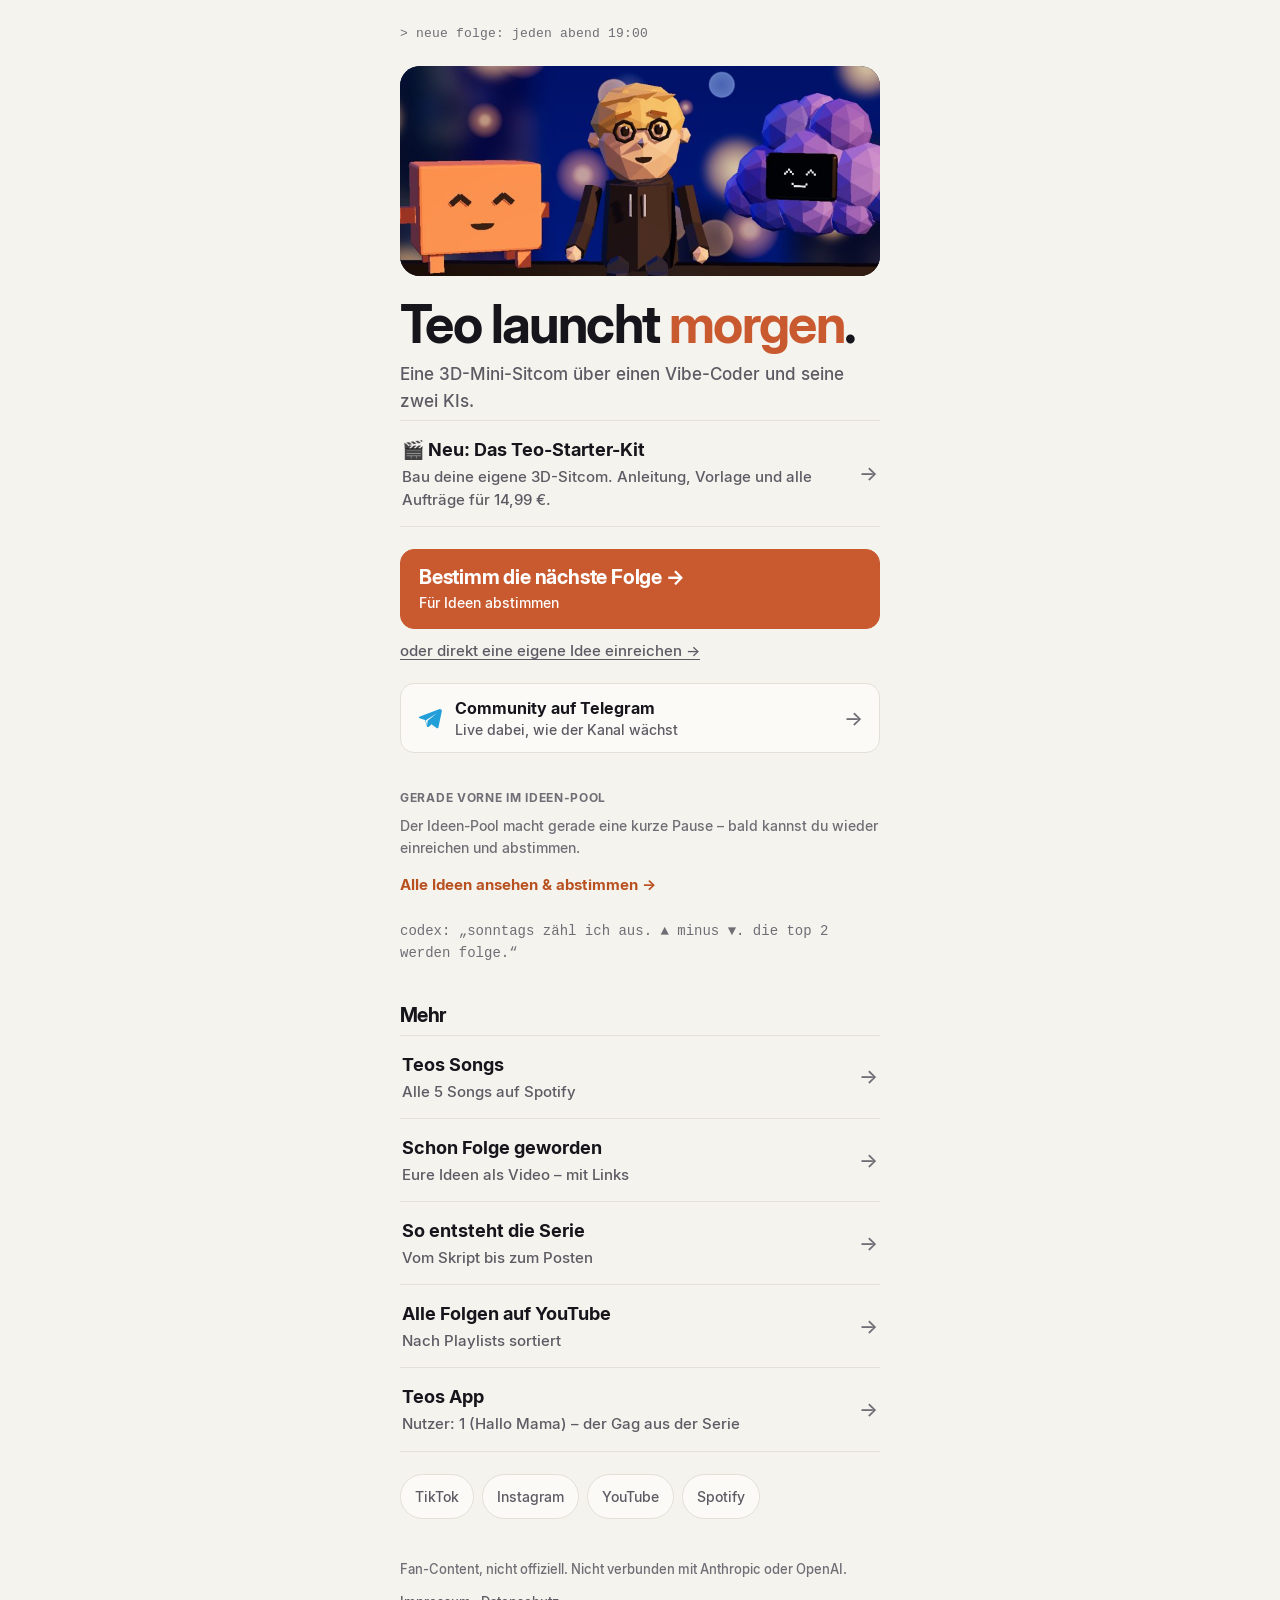
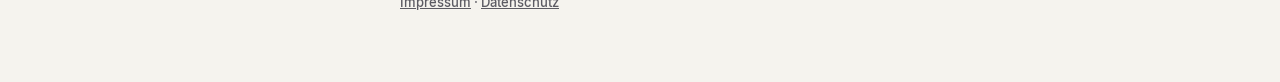
<file: index.html>
<!doctype html>
<html lang="de"><head><meta charset="utf-8"><meta name="viewport" content="width=device-width, initial-scale=1">
<title>Teo launcht morgen</title><meta name="description" content="Eine 3D-Mini-Sitcom über Vibe-Coder Teo und seine KIs – nur mit Code gebaut.">
<meta name="theme-color" content="#f5f3ee" media="(prefers-color-scheme: light)"><meta name="theme-color" content="#0f1015" media="(prefers-color-scheme: dark)">
<link rel="preload" href="schrift/InterDisplay-Bold.woff" as="font" type="font/woff" crossorigin><link rel="stylesheet" href="stil.css?v=202611281315">
<link rel="icon" href="bilder/trio.jpg"></head><body class="startseite"><main>

<p class="marke">&gt; neue folge: jeden abend 19:00</p>
<div class="bild"><img src="bilder/trio.jpg" alt="Teo mit Claude und Codex" width="720" height="720"></div>
<h1>Teo launcht <em>morgen</em>.</h1>
<p class="lead">Eine 3D-Mini-Sitcom über einen Vibe-Coder und seine zwei KIs.</p>
<ul class="liste kit"><li><a href="https://kanalbuilder.com/teo/?von=website" rel="noopener"><div><span class="t">🎬 Neu: Das Teo-Starter-Kit</span><span class="b">Bau deine eigene 3D-Sitcom. Anleitung, Vorlage und alle Aufträge für 14,99 €.</span></div><span class="x">→</span></a></li></ul>
<a class="knopf haupt-knopf" href="ideen.html?v=202611281315"><span class="hk-t">Bestimm die nächste Folge <span aria-hidden="true">→</span></span><span class="hk-u">Für Ideen abstimmen</span></a>
<a class="neben-link" href="ideen.html#neu">oder direkt eine eigene Idee einreichen <span aria-hidden="true">→</span></a>
<a class="zweit-knopf" href="https://t.me/teolauncht" rel="noopener"><svg class="tg-icon" viewBox="0 0 24 24" aria-hidden="true"><path fill="currentColor" d="M21.6 3.4 2.7 10.7c-1.3.5-1.3 1.3-.2 1.6l4.8 1.5 1.9 5.7c.2.6.4.9.9.9.4 0 .6-.2.9-.4l2.3-2.2 4.8 3.5c.9.5 1.5.2 1.7-.8l3.1-14.7c.3-1.3-.5-1.9-1.4-1.5ZM9.8 14.6l-.4 4.2-1.5-4.6 10.4-6.6-8.5 7Z"/></svg><span><span class="zk-t">Community auf Telegram</span><span class="zk-u">Live dabei, wie der Kanal wächst</span></span><span class="x" aria-hidden="true">→</span></a>
<section class="start-pool" aria-labelledby="pool-titel">
<p class="eyebrow" id="pool-titel">Gerade vorne im Ideen-Pool</p>
<ol class="ideen" id="ideen" data-max="3"><li class="klein">lädt …</li></ol>
<a class="mehr-link" id="alle-link" href="ideen.html?v=202611281315">Alle Ideen ansehen &amp; abstimmen <span aria-hidden="true">→</span></a>
<p class="mono figur-zeile">codex: „sonntags zähl ich aus. ▲ minus ▼. die top 2 werden folge.“</p>
<div id="ideen-cfg" data-api="https://api.teolauncht.com" data-sitekey="0x4AAAAAAFW2gpV-5xGyrXOz"></div>
</section>
<h2 class="mehr-titel">Mehr</h2>
<ul class="liste">
 <li><a href="musik.html?v=202611281315"><div><span class="t">Teos Songs</span><span class="b">Alle 5 Songs auf Spotify</span></div><span class="x">→</span></a></li>
 <li><a href="umgesetzt.html?v=202611281315"><div><span class="t">Schon Folge geworden</span><span class="b">Eure Ideen als Video – mit Links</span></div><span class="x">→</span></a></li>
 <li><a href="setup.html?v=202611281315"><div><span class="t">So entsteht die Serie</span><span class="b">Vom Skript bis zum Posten</span></div><span class="x">→</span></a></li>
 <li><a href="https://www.youtube.com/@teo.launcht/playlists" rel="noopener"><div><span class="t">Alle Folgen auf YouTube</span><span class="b">Nach Playlists sortiert</span></div><span class="x">→</span></a></li>
 <li><a href="app.html?v=202611281315"><div><span class="t">Teos App</span><span class="b">Nutzer: 1 (Hallo Mama) – der Gag aus der Serie</span></div><span class="x">→</span></a></li>
</ul>
<p class="sozial"><a href="https://www.tiktok.com/@teo.launcht" rel="noopener">TikTok</a><a href="https://www.instagram.com/vibecoder.teo/" rel="noopener">Instagram</a><a href="https://www.youtube.com/@teo.launcht" rel="noopener">YouTube</a><a href="https://open.spotify.com/artist/4gozforEhPTgw9y9hq4ERK" rel="noopener">Spotify</a></p>
<footer><p>Fan-Content, nicht offiziell. Nicht verbunden mit Anthropic oder OpenAI.</p>
<p><a href="impressum.html?v=202611281315">Impressum</a> · <a href="datenschutz.html?v=202611281315">Datenschutz</a></p></footer>
</main><script src="daten.js?v=202611281315"></script><script src="seite.js?v=202611281315"></script><script src="ideen.js?v=202611281315"></script></body></html>
</file>
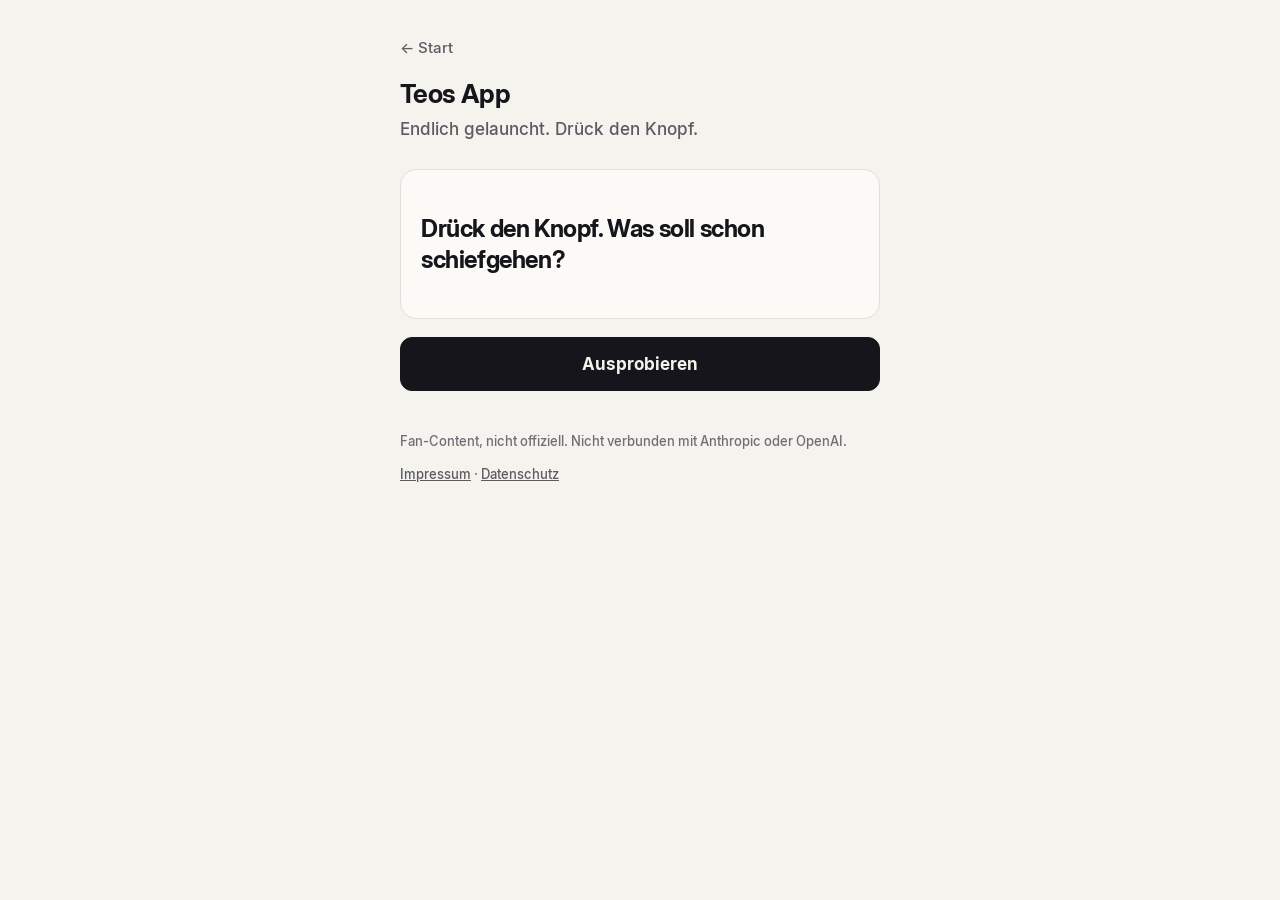
<file: app.html>
<!doctype html>
<html lang="de"><head><meta charset="utf-8"><meta name="viewport" content="width=device-width, initial-scale=1"><title>Teos App</title>
<link rel="stylesheet" href="stil.css?v=202611281315"><link rel="icon" href="bilder/trio.jpg">
<style>.box{margin:26px 0 18px;padding:26px 20px;border-radius:16px;background:var(--flaeche);border:1px solid var(--linie);min-height:150px;display:flex;flex-direction:column;justify-content:center}
.box .wer{font-weight:700;color:var(--akzent);font-size:14px;margin-bottom:6px}.box .text{font:700 24px/1.3 "Inter Display","Inter",sans-serif;letter-spacing:-.4px}
.box .text.mono{font-family:var(--mono);font-size:21px;text-transform:lowercase;color:var(--ink);font-weight:600}.fehler{font-family:var(--mono);color:#d4442a;font-weight:600}</style></head>
<body><main><a class="zurueck" href="./?v=202611281315">← Start</a>
<h2>Teos App</h2>
<div class="app" id="appsperre" hidden><h3>🔒 Noch nicht.</h3><p class="lead">Launch: Freitag, 23.10., 19:00 Uhr</p><p class="mono">codex: „geduld.“</p></div>
<div id="appinhalt"><p class="lead">Endlich gelauncht. Drück den Knopf.</p>
<div class="box" id="box"><div class="text">Drück den Knopf. Was soll schon schiefgehen?</div></div>
<div class="knoepfe"><button class="knopf" id="los" style="flex:1">Ausprobieren</button></div></div>
<footer><p>Fan-Content, nicht offiziell. Nicht verbunden mit Anthropic oder OpenAI.</p>
<p><a href="impressum.html?v=202611281315">Impressum</a> · <a href="datenschutz.html?v=202611281315">Datenschutz</a></p></footer>
</main><script src="launch.js?v=202611281315"></script><script>
const A = [["Teo", "Nur noch eine kleine Änderung."], ["codex", "bug gefunden: teo."], ["Claude", "Ich habe vorher noch eine LAUNCH_CHECKLISTE_v14.md angelegt!"], ["Teo", "Der Button muss noch runder."], ["codex", "build läuft. seit 3 tagen."], ["Claude", "Du hast völlig recht! Ich habe den Launch auf morgen verschoben."], ["Teo", "Dark Mode fehlt noch."], ["codex", "tests: 0 von 0 bestanden."], ["Claude", "Bevor wir launchen: Soll ich noch 40 Unit-Tests ergänzen?"], ["Teo", "Erst noch ein Logo. Dann launch ich."], ["codex", "merge-konflikt. mit der realität."], ["Claude", "Kontext ist voll. Kurze Zusammenfassung: Launch ist morgen."], ["Teo", "Ich guck vorher noch ein Tutorial. Oder zwölf."], ["codex", "deploy fehlgeschlagen. grund: montag."], ["Claude", "Großartige Idee! Lass uns vorher alles einmal komplett neu schreiben."], ["Teo", "Das WLAN ist zu langsam zum Launchen."], ["codex", ".env fehlt. wieder."], ["Claude", "Ich habe 3 Alternativen für das Wort „Launch“ recherchiert."], ["Teo", "Claude sagt, es ist fast fertig."], ["codex", "fast fertig = 10 %."], ["Claude", "Ich schreibe nur noch schnell die Doku. Alle 400 Seiten."]];
let mal = 0; const box = document.getElementById("box");
document.getElementById("los").addEventListener("click", () => {
  mal++;
  if (mal === 1) { box.innerHTML = '<div class="fehler">Error 500: Launch fehlgeschlagen.<br>Ursache: Teo.</div><p class="mono" style="margin:10px 0 0">codex: „hab’s gefixt. nochmal.“</p>'; return; }
  if (mal === 2) document.getElementById("los").textContent = "Ausrede generieren";
  const [wer, text] = A[Math.floor(Math.random() * A.length)];
  box.innerHTML = `<div class="wer">${wer}</div><div class="text ${wer === "codex" ? "mono" : ""}">${text}</div>`;
});
</script></body></html>
</file>
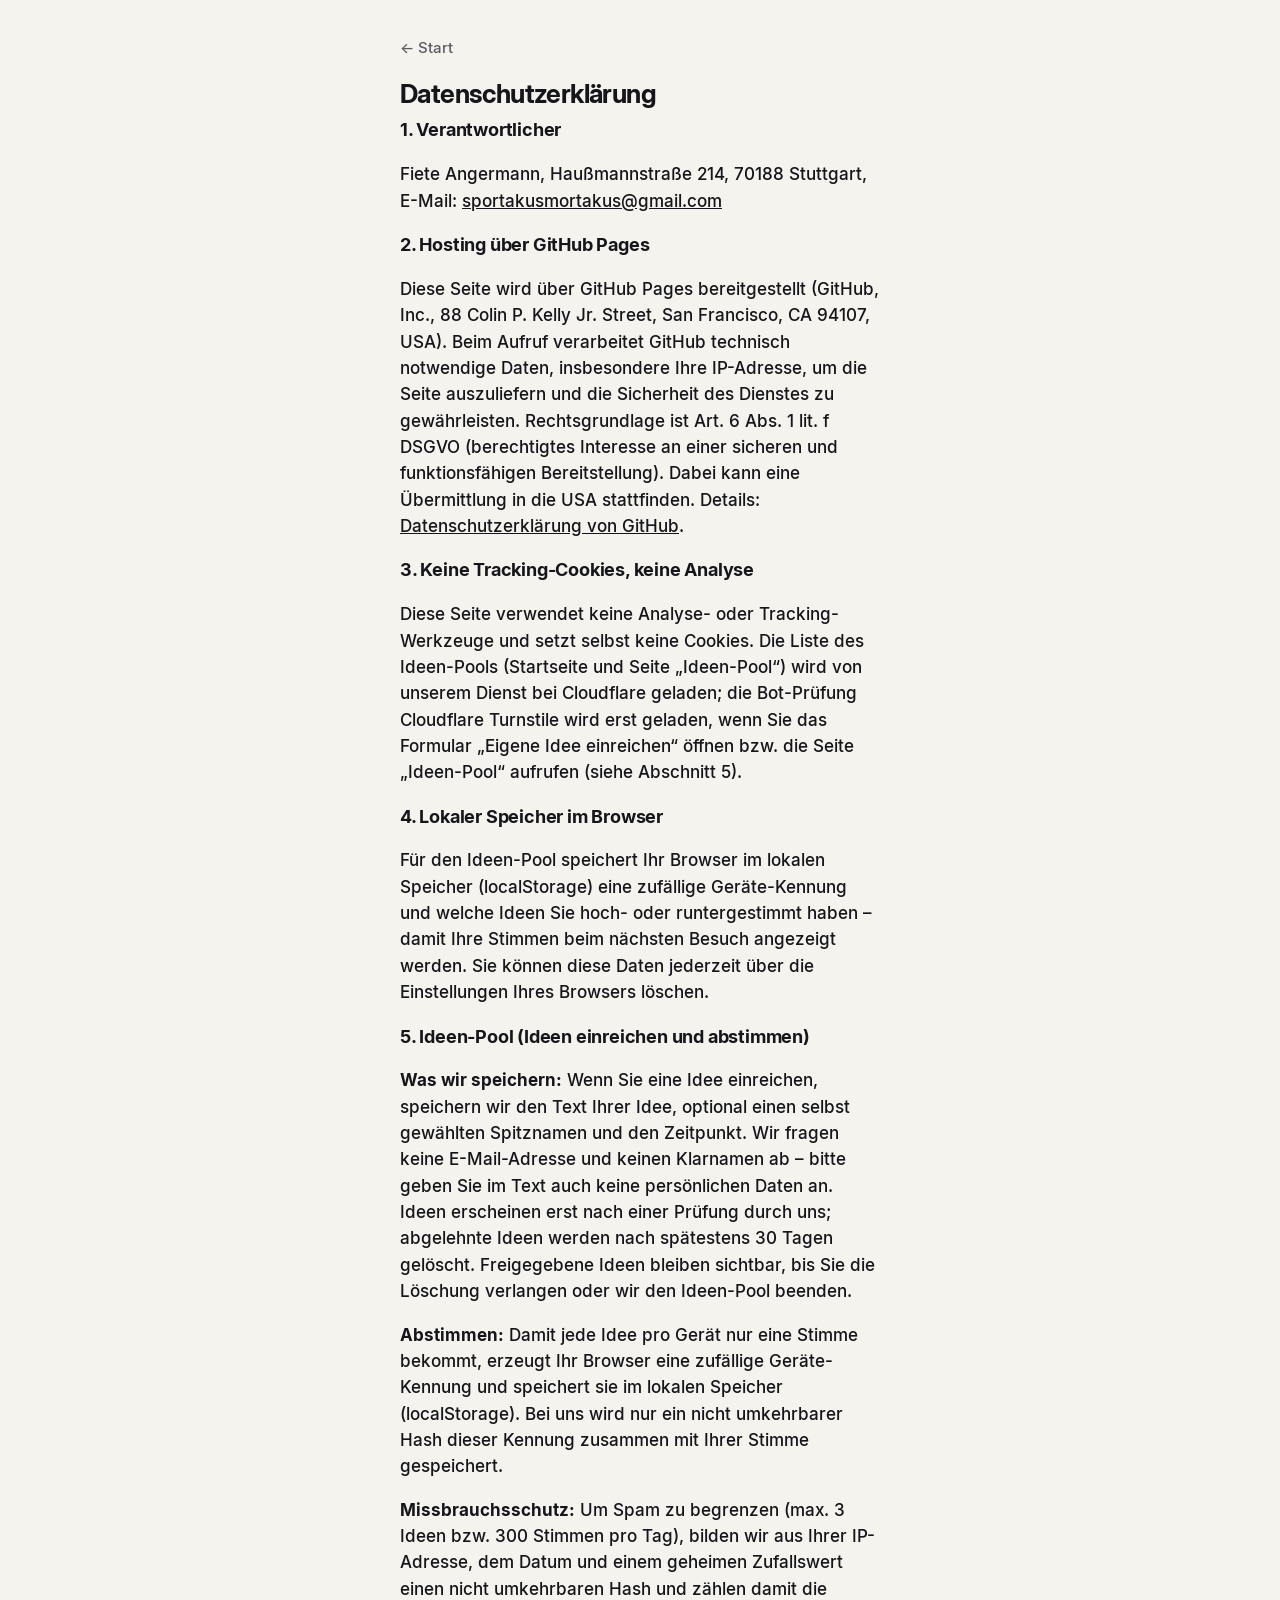
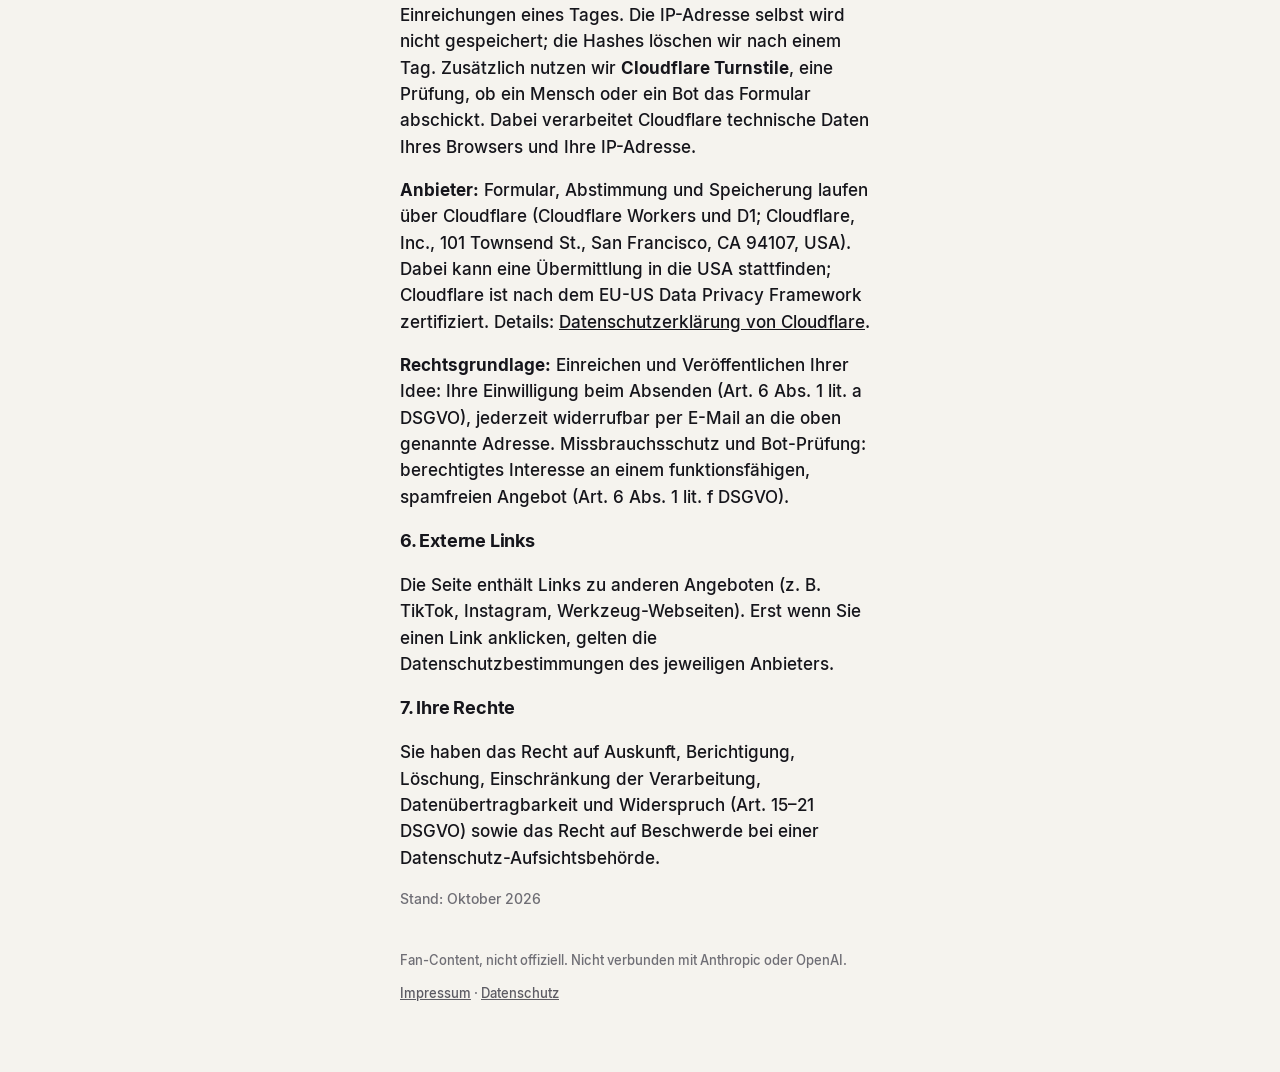
<file: datenschutz.html>
<!doctype html>
<html lang="de"><head><meta charset="utf-8"><meta name="viewport" content="width=device-width, initial-scale=1">
<title>Datenschutz – Teo launcht morgen</title><meta name="description" content="Eine 3D-Mini-Sitcom über Vibe-Coder Teo und seine KIs – nur mit Code gebaut.">
<meta name="theme-color" content="#f5f3ee" media="(prefers-color-scheme: light)"><meta name="theme-color" content="#0f1015" media="(prefers-color-scheme: dark)">
<link rel="preload" href="schrift/InterDisplay-Bold.woff" as="font" type="font/woff" crossorigin><link rel="stylesheet" href="stil.css?v=202611281315">
<link rel="icon" href="bilder/trio.jpg"></head><body><main>
<a class="zurueck" href="./?v=202611281315">← Start</a>
<h2>Datenschutzerklärung</h2>
<h3>1. Verantwortlicher</h3>
<p>Fiete Angermann, Haußmannstraße 214, 70188 Stuttgart, E-Mail: <a href="mailto:sportakusmortakus@gmail.com">sportakusmortakus@gmail.com</a></p>
<h3>2. Hosting über GitHub Pages</h3>
<p>Diese Seite wird über GitHub Pages bereitgestellt (GitHub, Inc., 88 Colin P. Kelly Jr. Street, San Francisco, CA 94107, USA).
Beim Aufruf verarbeitet GitHub technisch notwendige Daten, insbesondere Ihre IP-Adresse, um die Seite auszuliefern und die Sicherheit
des Dienstes zu gewährleisten. Rechtsgrundlage ist Art. 6 Abs. 1 lit. f DSGVO (berechtigtes Interesse an einer sicheren und
funktionsfähigen Bereitstellung). Dabei kann eine Übermittlung in die USA stattfinden. Details:
<a href="https://docs.github.com/de/site-policy/privacy-policies/github-general-privacy-statement" rel="noopener">Datenschutzerklärung von GitHub</a>.</p>
<h3>3. Keine Tracking-Cookies, keine Analyse</h3>
<p>Diese Seite verwendet keine Analyse- oder Tracking-Werkzeuge und setzt selbst keine Cookies. Die Liste des Ideen-Pools
(Startseite und Seite „Ideen-Pool“) wird von unserem Dienst bei Cloudflare geladen; die Bot-Prüfung Cloudflare Turnstile wird erst geladen,
wenn Sie das Formular „Eigene Idee einreichen“ öffnen bzw. die Seite „Ideen-Pool“ aufrufen (siehe Abschnitt 5).</p>
<h3>4. Lokaler Speicher im Browser</h3>
<p>Für den Ideen-Pool speichert Ihr Browser im lokalen Speicher (localStorage) eine zufällige Geräte-Kennung und welche Ideen Sie hoch- oder runtergestimmt haben – damit Ihre Stimmen beim nächsten Besuch angezeigt werden. Sie können diese Daten jederzeit über die Einstellungen Ihres Browsers löschen.</p>
<h3>5. Ideen-Pool (Ideen einreichen und abstimmen)</h3>
<p><b>Was wir speichern:</b> Wenn Sie eine Idee einreichen, speichern wir den Text Ihrer Idee, optional einen selbst gewählten
Spitznamen und den Zeitpunkt. Wir fragen keine E-Mail-Adresse und keinen Klarnamen ab – bitte geben Sie im Text auch keine
persönlichen Daten an. Ideen erscheinen erst nach einer Prüfung durch uns; abgelehnte Ideen werden nach spätestens 30 Tagen gelöscht.
Freigegebene Ideen bleiben sichtbar, bis Sie die Löschung verlangen oder wir den Ideen-Pool beenden.</p>
<p><b>Abstimmen:</b> Damit jede Idee pro Gerät nur eine Stimme bekommt, erzeugt Ihr Browser eine zufällige Geräte-Kennung und speichert
sie im lokalen Speicher (localStorage). Bei uns wird nur ein nicht umkehrbarer Hash dieser Kennung zusammen mit Ihrer Stimme gespeichert.</p>
<p><b>Missbrauchsschutz:</b> Um Spam zu begrenzen (max. 3 Ideen bzw. 300 Stimmen pro Tag), bilden wir aus Ihrer IP-Adresse, dem Datum
und einem geheimen Zufallswert einen nicht umkehrbaren Hash und zählen damit die Einreichungen eines Tages. Die IP-Adresse selbst wird
nicht gespeichert; die Hashes löschen wir nach einem Tag. Zusätzlich nutzen wir <b>Cloudflare Turnstile</b>, eine Prüfung, ob ein
Mensch oder ein Bot das Formular abschickt. Dabei verarbeitet Cloudflare technische Daten Ihres Browsers und Ihre IP-Adresse.</p>
<p><b>Anbieter:</b> Formular, Abstimmung und Speicherung laufen über Cloudflare (Cloudflare Workers und D1; Cloudflare, Inc.,
101 Townsend St., San Francisco, CA 94107, USA). Dabei kann eine Übermittlung in die USA stattfinden; Cloudflare ist nach dem
EU-US Data Privacy Framework zertifiziert. Details: <a href="https://www.cloudflare.com/de-de/privacypolicy/" rel="noopener">Datenschutzerklärung von Cloudflare</a>.</p>
<p><b>Rechtsgrundlage:</b> Einreichen und Veröffentlichen Ihrer Idee: Ihre Einwilligung beim Absenden (Art. 6 Abs. 1 lit. a DSGVO),
jederzeit widerrufbar per E-Mail an die oben genannte Adresse. Missbrauchsschutz und Bot-Prüfung: berechtigtes Interesse an einem
funktionsfähigen, spamfreien Angebot (Art. 6 Abs. 1 lit. f DSGVO).</p>
<h3>6. Externe Links</h3>
<p>Die Seite enthält Links zu anderen Angeboten (z. B. TikTok, Instagram, Werkzeug-Webseiten). Erst wenn Sie einen Link anklicken,
gelten die Datenschutzbestimmungen des jeweiligen Anbieters.</p>
<h3>7. Ihre Rechte</h3>
<p>Sie haben das Recht auf Auskunft, Berichtigung, Löschung, Einschränkung der Verarbeitung, Datenübertragbarkeit und Widerspruch
(Art. 15–21 DSGVO) sowie das Recht auf Beschwerde bei einer Datenschutz-Aufsichtsbehörde.</p>
<p class="klein">Stand: Oktober 2026</p>

<footer><p>Fan-Content, nicht offiziell. Nicht verbunden mit Anthropic oder OpenAI.</p>
<p><a href="impressum.html?v=202611281315">Impressum</a> · <a href="datenschutz.html?v=202611281315">Datenschutz</a></p></footer>
</main><script src="daten.js?v=202611281315"></script><script src="seite.js?v=202611281315"></script></body></html>
</file>
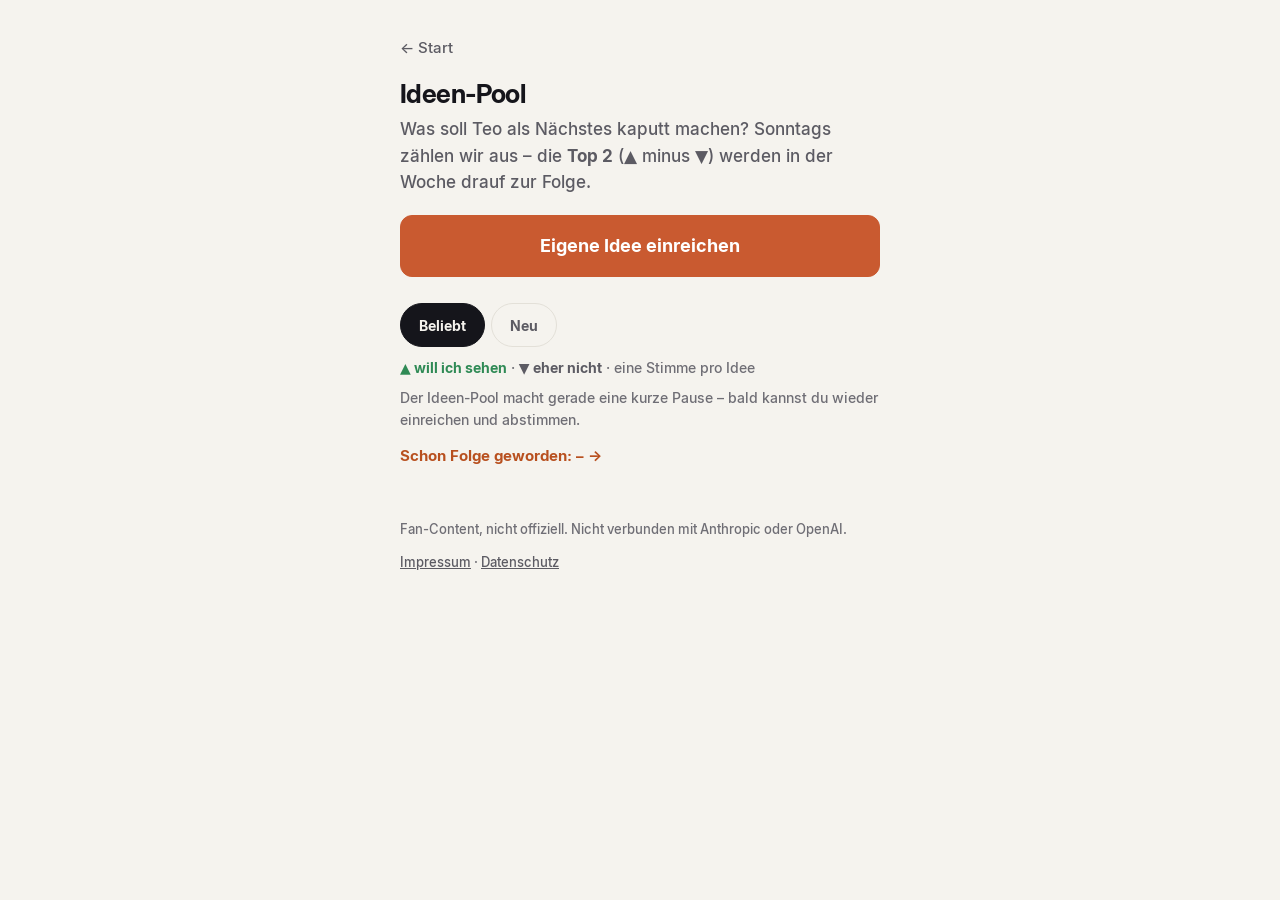
<file: ideen.html>
<!doctype html>
<html lang="de"><head><meta charset="utf-8"><meta name="viewport" content="width=device-width, initial-scale=1">
<title>Ideen-Pool – Teo launcht morgen</title><meta name="description" content="Eine 3D-Mini-Sitcom über Vibe-Coder Teo und seine KIs – nur mit Code gebaut.">
<meta name="theme-color" content="#f5f3ee" media="(prefers-color-scheme: light)"><meta name="theme-color" content="#0f1015" media="(prefers-color-scheme: dark)">
<link rel="preload" href="schrift/InterDisplay-Bold.woff" as="font" type="font/woff" crossorigin><link rel="stylesheet" href="stil.css?v=202611281315">
<link rel="icon" href="bilder/trio.jpg"></head><body><main>
<a class="zurueck" href="./?v=202611281315">← Start</a>
<h2>Ideen-Pool</h2>
<p class="lead">Was soll Teo als Nächstes kaputt machen? Sonntags zählen wir aus – die <b>Top&nbsp;2</b> (▲&nbsp;minus&nbsp;▼) werden in der Woche drauf zur Folge.</p>
<a class="knopf gross-knopf" id="ideeauf" href="#ideeform">Eigene Idee einreichen</a>
<form id="ideeform" class="ideeform" hidden>
 <textarea id="ideetext" maxlength="280" rows="3" required placeholder="Deine Idee, z. B. „Teo lässt Claude seine Steuererklärung machen“" aria-label="Deine Idee"></textarea>
 <div class="zeile"><input id="ideename" maxlength="30" placeholder="Spitzname (optional)" aria-label="Spitzname (optional)"><span class="klein" id="zaehler">0 / 280</span></div>
 <input id="website" name="website" class="topf" tabindex="-1" autocomplete="off" aria-hidden="true">
 <div class="cf-turnstile" data-sitekey="0x4AAAAAAFW2gpV-5xGyrXOz" data-language="de" data-size="flexible" data-theme="auto"></div>
 <button class="knopf">Idee einreichen</button>
 <p class="meldung" id="ideemeldung" role="status"></p>
 <p class="klein">Keine Links, keine Beleidigungen. Wir schauen jede Idee kurz an – meist ist sie nach ein paar Stunden sichtbar. Mit dem Absenden erlaubst du uns, deine Idee
 (und deinen Spitznamen, falls angegeben) hier zu zeigen und als Video umzusetzen. <a href="datenschutz.html?v=202611281315">Datenschutz</a></p>
</form>
<div class="reiter"><button type="button" class="an" data-sort="beliebt">Beliebt</button><button type="button" data-sort="neu">Neu</button></div>
<p class="klein stimm-hinweis"><b class="gut">▲ will ich sehen</b> · <b>▼ eher nicht</b> · eine&nbsp;Stimme&nbsp;pro&nbsp;Idee</p>
<ol class="ideen" id="ideen" data-erst="8"><li class="klein">lädt …</li></ol>
<button type="button" class="mehr-knopf" id="alle-zeigen" hidden>Alle Ideen anzeigen</button>
<div id="ideen-cfg" data-api="https://api.teolauncht.com" data-sitekey="0x4AAAAAAFW2gpV-5xGyrXOz"></div>
<a class="mehr-link" href="umgesetzt.html?v=202611281315">Schon Folge geworden: <b id="gebaut-zahl">–</b> <span aria-hidden="true">→</span></a>
<footer><p>Fan-Content, nicht offiziell. Nicht verbunden mit Anthropic oder OpenAI.</p>
<p><a href="impressum.html?v=202611281315">Impressum</a> · <a href="datenschutz.html?v=202611281315">Datenschutz</a></p></footer>
</main><script src="daten.js?v=202611281315"></script><script src="seite.js?v=202611281315"></script><script src="ideen.js?v=202611281315"></script></body></html>
</file>
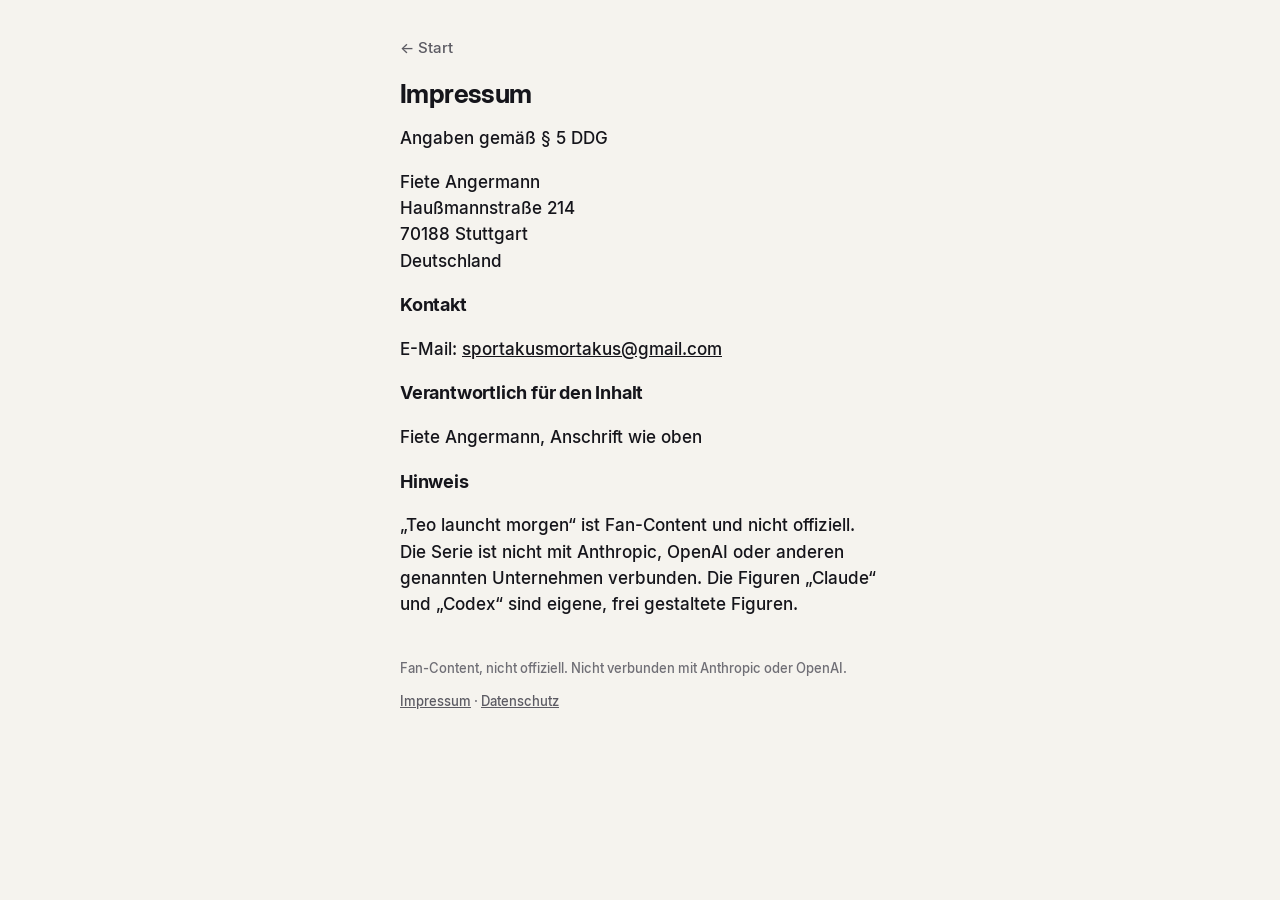
<file: impressum.html>
<!doctype html>
<html lang="de"><head><meta charset="utf-8"><meta name="viewport" content="width=device-width, initial-scale=1">
<title>Impressum – Teo launcht morgen</title><meta name="description" content="Eine 3D-Mini-Sitcom über Vibe-Coder Teo und seine KIs – nur mit Code gebaut.">
<meta name="theme-color" content="#f5f3ee" media="(prefers-color-scheme: light)"><meta name="theme-color" content="#0f1015" media="(prefers-color-scheme: dark)">
<link rel="preload" href="schrift/InterDisplay-Bold.woff" as="font" type="font/woff" crossorigin><link rel="stylesheet" href="stil.css?v=202611281315">
<link rel="icon" href="bilder/trio.jpg"></head><body><main>
<a class="zurueck" href="./?v=202611281315">← Start</a>
<h2>Impressum</h2>
<p>Angaben gemäß § 5 DDG</p>
<p>Fiete Angermann<br>Haußmannstraße 214<br>70188 Stuttgart<br>Deutschland</p>
<h3>Kontakt</h3>
<p>E-Mail: <a href="mailto:sportakusmortakus@gmail.com">sportakusmortakus@gmail.com</a></p>
<h3>Verantwortlich für den Inhalt</h3>
<p>Fiete Angermann, Anschrift wie oben</p>
<h3>Hinweis</h3>
<p>„Teo launcht morgen“ ist Fan-Content und nicht offiziell. Die Serie ist nicht mit Anthropic, OpenAI oder anderen genannten Unternehmen verbunden.
Die Figuren „Claude“ und „Codex“ sind eigene, frei gestaltete Figuren.</p>

<footer><p>Fan-Content, nicht offiziell. Nicht verbunden mit Anthropic oder OpenAI.</p>
<p><a href="impressum.html?v=202611281315">Impressum</a> · <a href="datenschutz.html?v=202611281315">Datenschutz</a></p></footer>
</main><script src="daten.js?v=202611281315"></script><script src="seite.js?v=202611281315"></script></body></html>
</file>
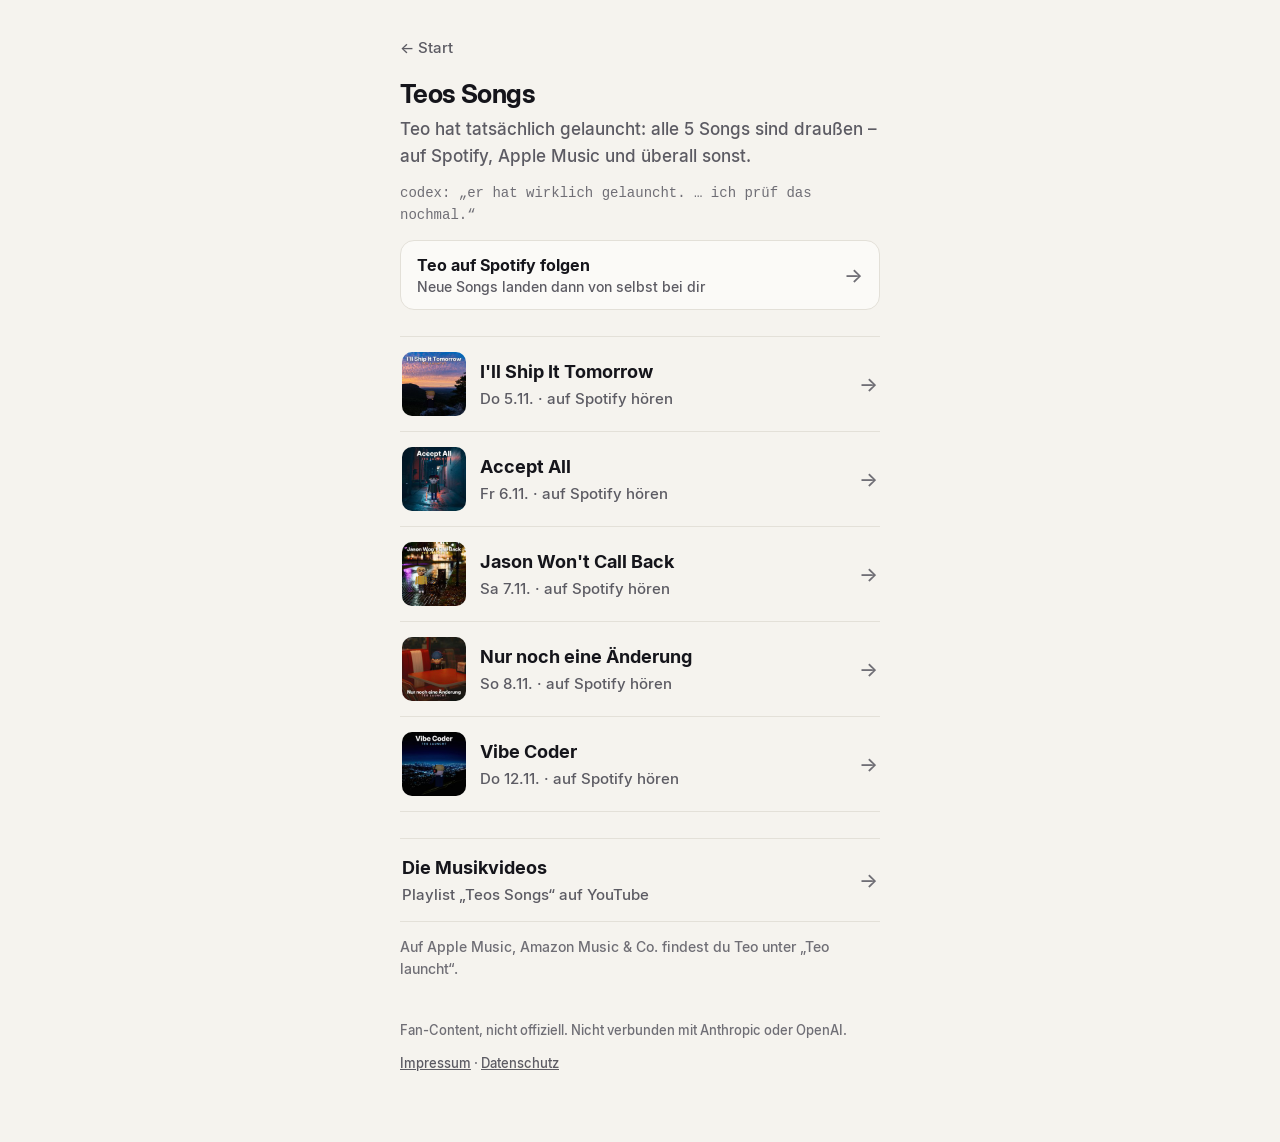
<file: musik.html>
<!doctype html>
<html lang="de"><head><meta charset="utf-8"><meta name="viewport" content="width=device-width, initial-scale=1">
<title>Teos Songs – Teo launcht morgen</title><meta name="description" content="Eine 3D-Mini-Sitcom über Vibe-Coder Teo und seine KIs – nur mit Code gebaut.">
<meta name="theme-color" content="#f5f3ee" media="(prefers-color-scheme: light)"><meta name="theme-color" content="#0f1015" media="(prefers-color-scheme: dark)">
<link rel="preload" href="schrift/InterDisplay-Bold.woff" as="font" type="font/woff" crossorigin><link rel="stylesheet" href="stil.css?v=202611281315">
<link rel="icon" href="bilder/trio.jpg"></head><body><main>
<a class="zurueck" href="./?v=202611281315">← Start</a>
<h2>Teos Songs</h2>
<p class="lead">Teo hat tatsächlich gelauncht: alle 5 Songs sind draußen – auf Spotify, Apple Music und überall sonst.</p>
<p class="mono">codex: „er hat wirklich gelauncht. … ich prüf das nochmal.“</p>
<a class="zweit-knopf" href="https://open.spotify.com/artist/4gozforEhPTgw9y9hq4ERK" rel="noopener"><span><span class="zk-t">Teo auf Spotify folgen</span><span class="zk-u">Neue Songs landen dann von selbst bei dir</span></span><span class="x" aria-hidden="true">→</span></a>
<ul class="liste songs">
 <li><a href="https://open.spotify.com/album/3nXCULHnVpuCO6fNCGRxvR" rel="noopener"><img src="bilder/songs/01.jpg" alt="" width="64" height="64"><div><span class="t">I'll Ship It Tomorrow</span><span class="b">Do 5.11. · auf Spotify hören</span></div><span class="x">→</span></a></li>
 <li><a href="https://open.spotify.com/album/0B7aGiKadtlR7Pu5ZEHwEe" rel="noopener"><img src="bilder/songs/02.jpg" alt="" width="64" height="64"><div><span class="t">Accept All</span><span class="b">Fr 6.11. · auf Spotify hören</span></div><span class="x">→</span></a></li>
 <li><a href="https://open.spotify.com/album/1u4eKDxqAkqihDCSyC3unf" rel="noopener"><img src="bilder/songs/03.jpg" alt="" width="64" height="64"><div><span class="t">Jason Won't Call Back</span><span class="b">Sa 7.11. · auf Spotify hören</span></div><span class="x">→</span></a></li>
 <li><a href="https://open.spotify.com/album/5LgwNo0lexF28rYR42AehQ" rel="noopener"><img src="bilder/songs/04.jpg" alt="" width="64" height="64"><div><span class="t">Nur noch eine Änderung</span><span class="b">So 8.11. · auf Spotify hören</span></div><span class="x">→</span></a></li>
 <li><a href="https://open.spotify.com/album/69x1rPHxPr7CyUDkQq0eVA" rel="noopener"><img src="bilder/songs/05.jpg" alt="" width="64" height="64"><div><span class="t">Vibe Coder</span><span class="b">Do 12.11. · auf Spotify hören</span></div><span class="x">→</span></a></li>
</ul>
<ul class="liste">
 <li><a href="https://www.youtube.com/playlist?list=PLdUhH2y85kkY" rel="noopener"><div><span class="t">Die Musikvideos</span><span class="b">Playlist „Teos Songs“ auf YouTube</span></div><span class="x">→</span></a></li>
</ul>
<p class="klein">Auf Apple Music, Amazon Music &amp; Co. findest du Teo unter „Teo launcht“.</p>
<footer><p>Fan-Content, nicht offiziell. Nicht verbunden mit Anthropic oder OpenAI.</p>
<p><a href="impressum.html?v=202611281315">Impressum</a> · <a href="datenschutz.html?v=202611281315">Datenschutz</a></p></footer>
</main><script src="daten.js?v=202611281315"></script><script src="seite.js?v=202611281315"></script></body></html>
</file>
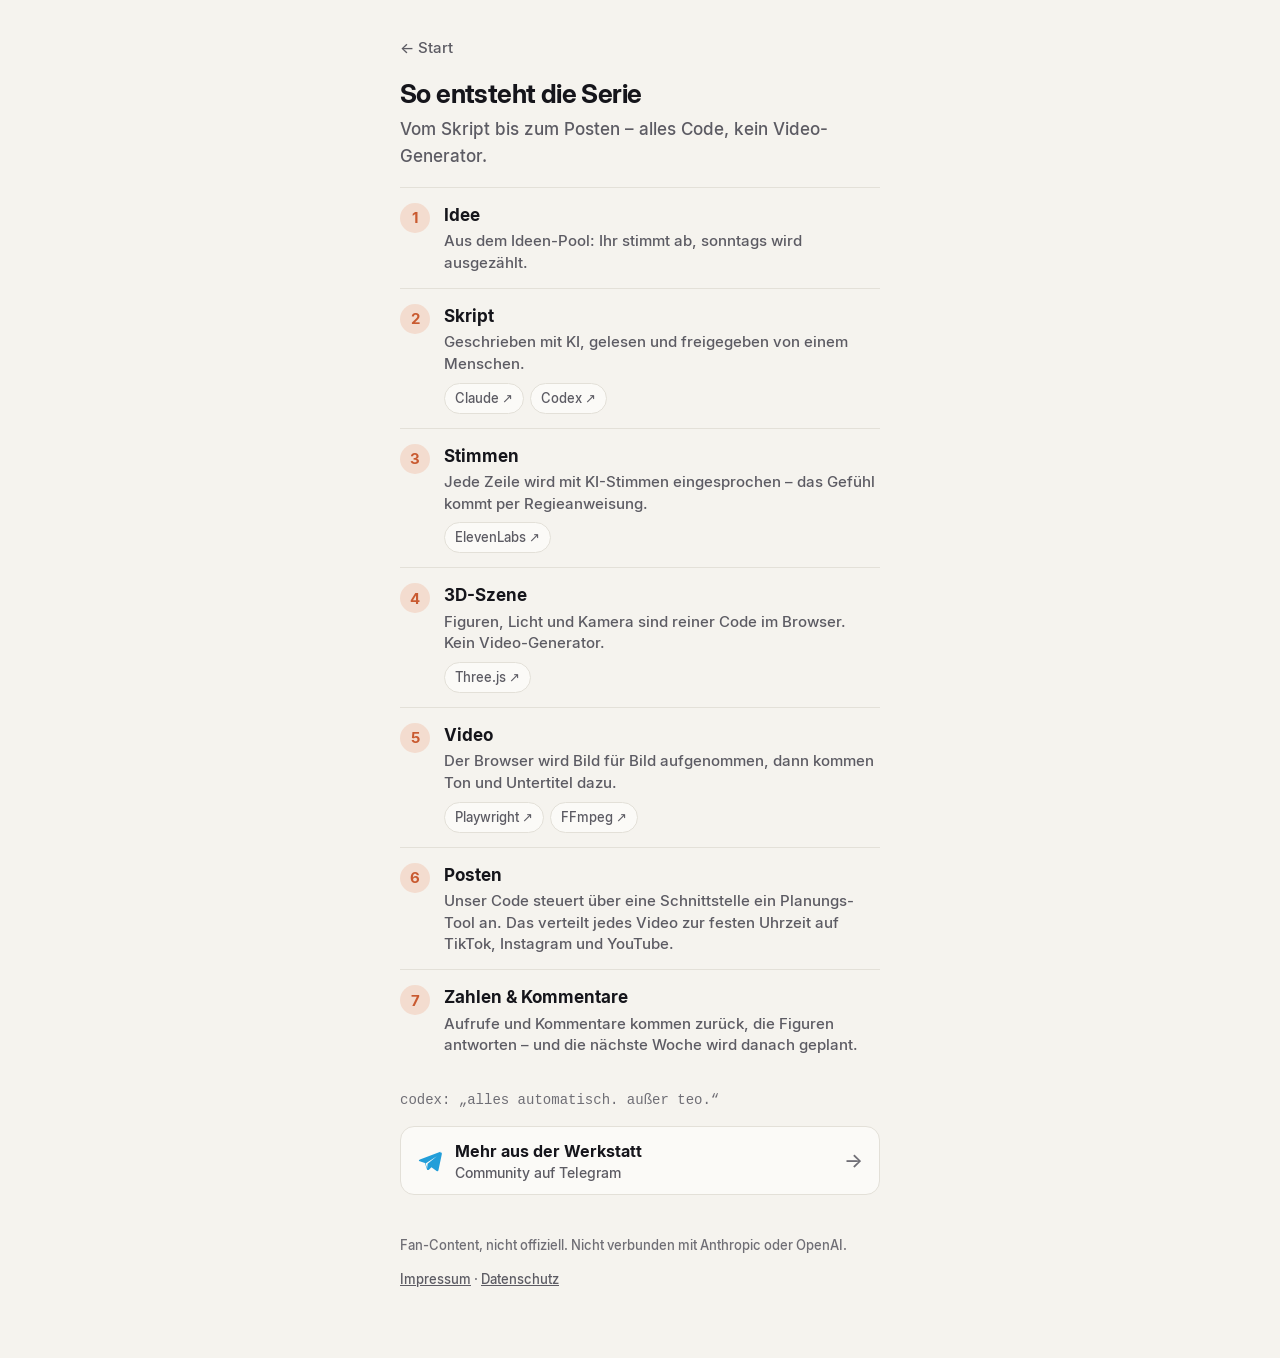
<file: setup.html>
<!doctype html>
<html lang="de"><head><meta charset="utf-8"><meta name="viewport" content="width=device-width, initial-scale=1">
<title>So entsteht die Serie – Teo launcht morgen</title><meta name="description" content="So entsteht die 3D-Mini-Sitcom „Teo launcht morgen“ – vom Skript bis zum Posten.">
<meta name="theme-color" content="#f5f3ee" media="(prefers-color-scheme: light)"><meta name="theme-color" content="#0f1015" media="(prefers-color-scheme: dark)">
<link rel="preload" href="schrift/InterDisplay-Bold.woff" as="font" type="font/woff" crossorigin><link rel="stylesheet" href="stil.css?v=202611281315">
<link rel="icon" href="bilder/trio.jpg"></head><body><main>
<a class="zurueck" href="./?v=202611281315">← Start</a>
<h2>So entsteht die Serie</h2>
<p class="lead">Vom Skript bis zum Posten – alles Code, kein Video-Generator.</p>
<ol class="schritte">
<li class="schritt"><span class="nr">1</span><div><b>Idee</b><p>Aus dem Ideen-Pool: Ihr stimmt ab, sonntags wird ausgezählt.</p></div></li>
<li class="schritt"><span class="nr">2</span><div><b>Skript</b><p>Geschrieben mit KI, gelesen und freigegeben von einem Menschen.</p><p class="links"><a href="https://claude.ai" rel="noopener">Claude ↗</a><a href="https://openai.com/codex" rel="noopener">Codex ↗</a></p></div></li>
<li class="schritt"><span class="nr">3</span><div><b>Stimmen</b><p>Jede Zeile wird mit KI-Stimmen eingesprochen – das Gefühl kommt per Regieanweisung.</p><p class="links"><a href="https://elevenlabs.io" rel="noopener">ElevenLabs ↗</a></p></div></li>
<li class="schritt"><span class="nr">4</span><div><b>3D-Szene</b><p>Figuren, Licht und Kamera sind reiner Code im Browser. Kein Video-Generator.</p><p class="links"><a href="https://threejs.org" rel="noopener">Three.js ↗</a></p></div></li>
<li class="schritt"><span class="nr">5</span><div><b>Video</b><p>Der Browser wird Bild für Bild aufgenommen, dann kommen Ton und Untertitel dazu.</p><p class="links"><a href="https://playwright.dev" rel="noopener">Playwright ↗</a><a href="https://ffmpeg.org" rel="noopener">FFmpeg ↗</a></p></div></li>
<li class="schritt"><span class="nr">6</span><div><b>Posten</b><p>Unser Code steuert über eine Schnittstelle ein Planungs-Tool an. Das verteilt jedes Video zur festen Uhrzeit auf TikTok, Instagram und YouTube.</p></div></li>
<li class="schritt"><span class="nr">7</span><div><b>Zahlen & Kommentare</b><p>Aufrufe und Kommentare kommen zurück, die Figuren antworten – und die nächste Woche wird danach geplant.</p></div></li>
</ol>
<p class="mono">codex: „alles automatisch. außer teo.“</p>
<a class="zweit-knopf" href="https://t.me/teolauncht" rel="noopener"><svg class="tg-icon" viewBox="0 0 24 24" aria-hidden="true"><path fill="currentColor" d="M21.6 3.4 2.7 10.7c-1.3.5-1.3 1.3-.2 1.6l4.8 1.5 1.9 5.7c.2.6.4.9.9.9.4 0 .6-.2.9-.4l2.3-2.2 4.8 3.5c.9.5 1.5.2 1.7-.8l3.1-14.7c.3-1.3-.5-1.9-1.4-1.5ZM9.8 14.6l-.4 4.2-1.5-4.6 10.4-6.6-8.5 7Z"/></svg><span><span class="zk-t">Mehr aus der Werkstatt</span><span class="zk-u">Community auf Telegram</span></span><span class="x" aria-hidden="true">→</span></a>
<footer><p>Fan-Content, nicht offiziell. Nicht verbunden mit Anthropic oder OpenAI.</p>
<p><a href="impressum.html?v=202611281315">Impressum</a> · <a href="datenschutz.html?v=202611281315">Datenschutz</a></p></footer>
</main><script src="daten.js?v=202611281315"></script><script src="seite.js?v=202611281315"></script></body></html>
</file>
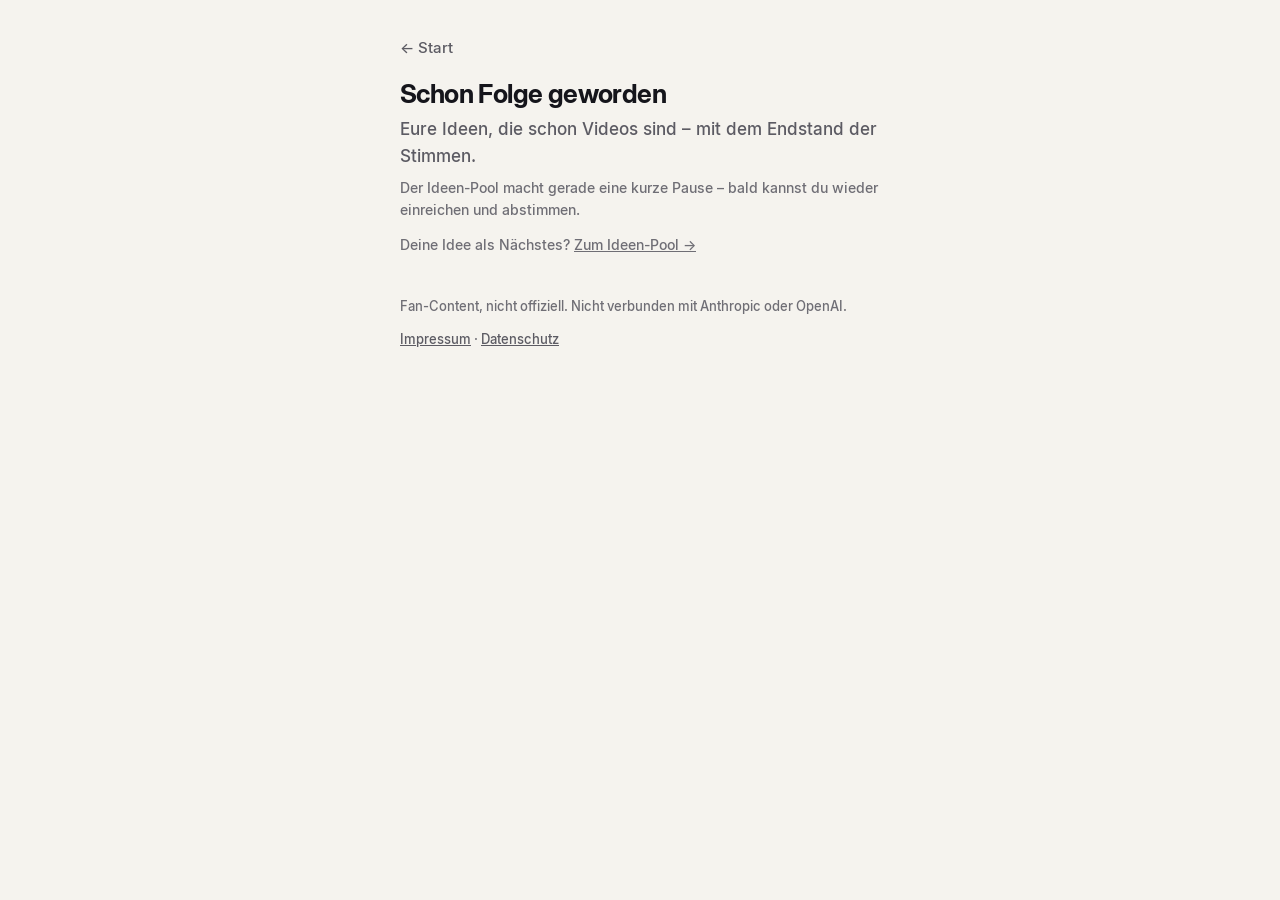
<file: umgesetzt.html>
<!doctype html>
<html lang="de"><head><meta charset="utf-8"><meta name="viewport" content="width=device-width, initial-scale=1">
<title>Schon Folge geworden – Teo launcht morgen</title><meta name="description" content="Ideen aus dem Ideen-Pool, die Teo schon als Video gebaut hat.">
<meta name="theme-color" content="#f5f3ee" media="(prefers-color-scheme: light)"><meta name="theme-color" content="#0f1015" media="(prefers-color-scheme: dark)">
<link rel="preload" href="schrift/InterDisplay-Bold.woff" as="font" type="font/woff" crossorigin><link rel="stylesheet" href="stil.css?v=202611281315">
<link rel="icon" href="bilder/trio.jpg"></head><body><main>
<a class="zurueck" href="./?v=202611281315">← Start</a>
<h2>Schon Folge geworden</h2>
<p class="lead">Eure Ideen, die schon Videos sind – mit dem Endstand der Stimmen.</p>
<ol class="ideen umgesetzt" id="umgesetzt"><li class="klein">lädt …</li></ol>
<p class="klein">Deine Idee als Nächstes? <a href="ideen.html?v=202611281315">Zum Ideen-Pool →</a></p>
<div id="ideen-cfg" data-api="https://api.teolauncht.com" data-sitekey="0x4AAAAAAFW2gpV-5xGyrXOz"></div>
<footer><p>Fan-Content, nicht offiziell. Nicht verbunden mit Anthropic oder OpenAI.</p>
<p><a href="impressum.html?v=202611281315">Impressum</a> · <a href="datenschutz.html?v=202611281315">Datenschutz</a></p></footer>
</main><script src="daten.js?v=202611281315"></script><script src="seite.js?v=202611281315"></script><script src="ideen.js?v=202611281315"></script></body></html>
</file>
<file: stil.css>
/* Teo launcht morgen – gemeinsamer Stil aller Seiten (13.10.2026). Ruhig, viel Weißraum, eine Akzentfarbe, keine Effekte. */
@font-face { font-family: "Inter"; src: url(schrift/Inter-Medium.woff) format("woff"); font-weight: 500; font-display: swap; }
@font-face { font-family: "Inter"; src: url(schrift/Inter-Bold.woff) format("woff"); font-weight: 700; font-display: swap; }
@font-face { font-family: "Inter Display"; src: url(schrift/InterDisplay-Bold.woff) format("woff"); font-weight: 700; font-display: swap; }

:root {
  --bg: #f5f3ee; --flaeche: #fbfaf7; --ink: #15151b; --ink2: #5c5b63; --leise: #8f8e95; --linie: #e3e0d8;
  --akzent: #c95a30; --akzent-weich: #f3dccf; --gut: #2f8a55; --schlecht: #c0392b; --mono: ui-monospace, "Cascadia Mono", Consolas, monospace;
}
@media (prefers-color-scheme: dark) {
  :root { --bg: #0f1015; --flaeche: #16171e; --ink: #f1f0ec; --ink2: #a9a8b0; --leise: #74737c; --linie: #262731;
          --akzent: #f0875a; --akzent-weich: #3a2219; --gut: #5cc486; --schlecht: #ef6f62; }
}
* { box-sizing: border-box; }
html { background: var(--bg); -webkit-text-size-adjust: 100%; }
body { margin: 0; color: var(--ink); background: var(--bg); font: 500 17px/1.55 "Inter", system-ui, -apple-system, "Segoe UI", sans-serif; }
main { max-width: 520px; margin: 0 auto; padding: 24px 20px 56px; }
a { color: inherit; }
img { display: block; max-width: 100%; height: auto; }

/* Kopfzeile der Unterseiten */
.zurueck { display: inline-block; font-size: 15px; color: var(--ink2); text-decoration: none; padding: 6px 0; }
.zurueck:hover { color: var(--ink); }
.marke { font-family: var(--mono); font-size: 13px; color: var(--leise); letter-spacing: .2px; margin: 0 0 22px; }

h1 { font: 700 44px/1.02 "Inter Display", "Inter", sans-serif; letter-spacing: -1.6px; margin: 22px 0 10px; }
h1 em { font-style: normal; color: var(--akzent); }
h2 { font: 700 26px/1.12 "Inter Display", "Inter", sans-serif; letter-spacing: -.6px; margin: 8px 0 8px; }
h3 { font-size: 18px; font-weight: 700; margin: 0 0 6px; letter-spacing: -.2px; }
.lead { color: var(--ink2); margin: 0 0 6px; }
.klein { color: var(--leise); font-size: 14px; }
.mono { font-family: var(--mono); font-size: 14px; color: var(--leise); }

/* Bild oben */
.bild { border-radius: 20px; overflow: hidden; aspect-ratio: 16 / 10; background: #0b0f2a; }
.bild img { width: 100%; height: 100%; object-fit: cover; object-position: 50% 42%; }

/* Zähler TikTok / Instagram */
.zaehler { display: grid; grid-template-columns: 1fr 1fr; gap: 12px; margin: 26px 0 8px; }
.zahl { background: var(--flaeche); border: 1px solid var(--linie); border-radius: 16px; padding: 14px 16px 16px; text-decoration: none; display: block; }
.zahl .p { font-size: 13px; color: var(--ink2); }
.zahl .w { font: 700 32px/1.1 "Inter Display", "Inter", sans-serif; letter-spacing: -.8px; font-variant-numeric: tabular-nums; margin-top: 4px; }
.zahl .u { font-size: 13px; color: var(--leise); margin-top: 2px; }
.leiste { height: 6px; border-radius: 6px; background: var(--linie); margin-top: 10px; overflow: hidden; }
.leiste i { display: block; height: 100%; width: 0; background: var(--akzent); border-radius: 6px; }

/* Navigationsliste */
.liste { list-style: none; padding: 0; margin: 26px 0 0; border-top: 1px solid var(--linie); }
.liste a { display: flex; align-items: center; gap: 14px; padding: 18px 2px; border-bottom: 1px solid var(--linie); text-decoration: none; }
.liste .t { font-weight: 700; font-size: 18px; }
.liste .b { display: block; color: var(--ink2); font-size: 15px; margin-top: 1px; }
.liste .x { margin-left: auto; color: var(--leise); font-size: 20px; }
.liste a:hover .t { color: var(--akzent); }

/* Knöpfe */
.knoepfe { display: flex; gap: 10px; margin-top: 18px; }
.knopf { flex: 1; text-align: center; padding: 13px 16px; border-radius: 12px; font-weight: 700; font-size: 16px; text-decoration: none;
         background: var(--ink); color: var(--bg); border: 1px solid var(--ink); }
.knopf.zwei { background: transparent; color: var(--ink); border-color: var(--linie); }
button.knopf { font: inherit; font-weight: 700; cursor: pointer; flex: 0 0 auto; }

/* Inhaltsblöcke der Unterseiten */
.block { border-top: 1px solid var(--linie); padding: 22px 0; }
.block:first-of-type { border-top: 0; }
.tag { display: inline-block; font-size: 12px; font-weight: 700; color: var(--akzent); background: var(--akzent-weich); border-radius: 6px; padding: 2px 8px; margin-bottom: 8px; }
.block ul { margin: 6px 0 0; padding-left: 20px; color: var(--ink2); }
.block li { margin: 5px 0; }
.links { display: flex; flex-wrap: wrap; gap: 8px; margin-top: 12px; }
.links a { font-size: 14px; text-decoration: none; padding: 7px 12px; border-radius: 999px; border: 1px solid var(--linie); background: var(--flaeche); }
.links a:hover { border-color: var(--ink2); }

/* Werkzeugkiste: einklappbare Karten */
.karte { border-top: 1px solid var(--linie); padding: 4px 0 6px; }
.karte summary { list-style: none; cursor: pointer; padding: 16px 30px 12px 0; position: relative; }
.karte summary::-webkit-details-marker { display: none; }
.karte summary::after { content: "+"; position: absolute; right: 2px; top: 26px; font-size: 22px; color: var(--leise); line-height: 1; }
.karte[open] summary::after { content: "–"; }
.karte summary h3 { margin: 0; }
.karte ul { margin: 0 0 4px; padding-left: 20px; color: var(--ink2); } .karte li { margin: 5px 0; }
.karte .links { margin-bottom: 10px; }

/* Geheimcodes */
form { display: flex; gap: 8px; margin-top: 18px; }
input { flex: 1; min-width: 0; font: 600 17px var(--mono); text-transform: uppercase; letter-spacing: 1px; padding: 13px 14px; border-radius: 12px;
        border: 1px solid var(--linie); background: var(--flaeche); color: var(--ink); }
input:focus { outline: 2px solid var(--akzent); outline-offset: 1px; }
.meldung { min-height: 24px; margin: 12px 0 0; font-size: 15px; }
.extra { display: flex; align-items: center; justify-content: space-between; gap: 12px; padding: 14px 0; border-top: 1px solid var(--linie); }
.extra .knopf { flex: 0 0 auto; padding: 9px 14px; font-size: 15px; }

/* Setup */
.tool { display: flex; justify-content: space-between; align-items: baseline; gap: 14px; padding: 15px 0; border-top: 1px solid var(--linie); text-decoration: none; }
.tool b { font-size: 17px; } .tool span { color: var(--ink2); font-size: 15px; text-align: right; }

/* Launch: zwei Ziele */
.ziel { padding: 16px 0 14px; border-top: 1px solid var(--linie); }
.ziel .zk { display: flex; justify-content: space-between; align-items: baseline; font-variant-numeric: tabular-nums; }
.ziel .zk a { text-decoration: none; } .ziel .zk b { font-size: 18px; } .ziel .zk span { color: var(--ink2); }
.ziel .leiste { height: 8px; } .ziel .u, .zahl .u { font-size: 13px; color: var(--leise); margin-top: 6px; }

/* Launch */
.gross { font: 700 64px/1 "Inter Display", "Inter", sans-serif; letter-spacing: -2px; font-variant-numeric: tabular-nums; margin: 18px 0 4px; }
.gross small { font-size: 22px; color: var(--leise); letter-spacing: 0; font-weight: 500; }
.app { margin-top: 24px; padding: 18px; border-radius: 16px; border: 1px dashed var(--linie); background: var(--flaeche); }
.app.frei { border: 1px solid var(--gut); }

footer { margin-top: 40px; color: var(--leise); font-size: 13px; }
footer a { color: var(--ink2); }
@media (min-width: 560px) { h1 { font-size: 52px; } }

/* Ideen-Pool (14.10.2026) */
.ideeform { flex-direction: column; gap: 10px; }
.ideeform textarea, .ideeform input { font: 500 16px/1.45 "Inter", system-ui, sans-serif; text-transform: none; letter-spacing: 0; padding: 12px 14px;
  border-radius: 12px; border: 1px solid var(--linie); background: var(--flaeche); color: var(--ink); width: 100%; resize: vertical; }
.ideeform textarea:focus, .ideeform input:focus { outline: 2px solid var(--akzent); outline-offset: 1px; }
.ideeform .zeile { display: flex; gap: 10px; align-items: center; } .ideeform .zeile .klein { flex: 0 0 auto; }
.ideeform .knopf { flex: 0 0 auto; } .ideeform .klein { margin: 0; } .ideeform .klein a { color: var(--ink2); }
.topf { position: absolute !important; left: -9999px !important; width: 1px !important; height: 1px !important; opacity: 0; }
.reiter { display: flex; gap: 6px; margin: 30px 0 4px; }
.reiter button { font: 700 14px "Inter", sans-serif; padding: 7px 14px; border-radius: 99px; border: 1px solid var(--linie); background: transparent; color: var(--ink2); cursor: pointer; }
.reiter button.an { background: var(--ink); color: var(--bg); border-color: var(--ink); }
.ideen { list-style: none; padding: 0; margin: 8px 0 0; }
.idee { padding: 16px 0; border-top: 1px solid var(--linie); }
/* Stimmen (16.10.): zwei große Knöpfe mit eigenem Zähler – grün „will ich sehen“, rot „eher nicht“ */
.idee .stimmen { display: flex; gap: 10px; margin-top: 12px; }
.stimme { display: inline-flex; align-items: center; gap: 8px; min-height: 44px; padding: 0 18px; border-radius: 999px; cursor: pointer;
          border: 1.5px solid var(--linie); background: var(--flaeche); color: var(--ink2); font-family: inherit; font-weight: 600; font-size: 16px; line-height: 1; font-variant-numeric: tabular-nums; }
.stimme b { font-size: 17px; color: var(--ink); }
.stimme.hoch { color: var(--gut); border-color: color-mix(in srgb, var(--gut) 45%, var(--linie)); }
.stimme.runter { color: var(--schlecht); border-color: color-mix(in srgb, var(--schlecht) 45%, var(--linie)); }
.stimme.hoch.an { background: var(--gut); border-color: var(--gut); color: #fff; }
.stimme.runter.an { background: var(--schlecht); border-color: var(--schlecht); color: #fff; }
.stimme.an b { color: #fff; }
[hidden] { display: none !important; }
.pool { margin-top: 26px; } .pool h2 { margin-bottom: 4px; } .pool .reiter { margin-top: 14px; }
h2.abschnitt { margin-top: 40px; padding-top: 24px; border-top: 1px solid var(--linie); } h2.abschnitt + .zaehler { margin-top: 12px; }
#ideeform { margin-top: 14px; }
.startseite .bild { aspect-ratio: 16 / 8; }
.stimm-hinweis { margin: 4px 0 2px; } .stimm-hinweis .gut { color: var(--gut); } .stimm-hinweis .schlecht { color: var(--schlecht); }
.idee .itext p { margin: 0 0 4px; } .idee.gebaut .itext p { color: var(--ink2); } .idee .ok { color: var(--gut); font-weight: 700; }
.gross-knopf { display: block; flex: none; margin-top: 18px; padding: 16px 18px; font-size: 18px; background: var(--akzent); border-color: var(--akzent); color: #fff; }
.gross-knopf:hover { filter: brightness(1.06); }
/* Launch-Woche 19.–25.10.2026 (launch.js) */
.launchbanner { margin: 18px 0 4px; padding: 16px 18px; border-radius: 16px; background: var(--akzent-weich); border: 1px solid var(--akzent); }
.launchbanner .lb-k { font-weight: 700; color: var(--akzent); font-size: 14px; margin: 0 0 4px; }
.launchbanner .lb-t { font: 700 22px/1.25 "Inter Display", "Inter", sans-serif; letter-spacing: -.3px; margin: 0 0 4px; color: var(--ink); }
.launchbanner .lb-c { font-family: var(--mono); font-size: 18px; font-variant-numeric: tabular-nums; margin: 0 0 6px; color: var(--ink); }
.launchbanner .gross-knopf { margin: 10px 0 8px; }

/* Ideen-Pool-Regel (19.10.2026: Top 2 je Woche werden Folgen) */
.regel { font-size: 15px; color: var(--ink2); margin: 8px 0 2px; line-height: 1.45; } .regel b { color: var(--ink); }
/* Umgesetzte Ideen (23.10.2026): Hinweis im Pool + eigene Seite mit Endstand (keine Knöpfe) und Links zum Video */
.gebaut-link { display: block; margin: 14px 0 6px; padding: 12px 14px; border-radius: 12px; border: 1px solid var(--linie); background: var(--flaeche);
  color: var(--ink); text-decoration: none; font-size: 15px; } .gebaut-link:hover { border-color: var(--gut); } .gebaut-link .ok { color: var(--gut); font-weight: 700; }
.umgesetzt .idee.gebaut .itext p { color: var(--ink); }
.stimmen.endstand .stimme { cursor: default; min-height: 36px; padding: 0 14px; font-size: 15px; }
.idee .videos { display: flex; flex-wrap: wrap; gap: 8px; margin-top: 12px; } .idee .videos .knopf { flex: 0 0 auto; padding: 10px 16px; font-size: 15px; }

/* Telegram-Community (26.10.2026) */
.tg-karte { display: block; margin: 14px 0 0; padding: 16px 18px; border-radius: 14px; text-decoration: none; color: var(--ink);
  background: var(--flaeche); border: 1.5px solid #2aabee; }
.tg-karte .tg-titel { display: block; font-weight: 700; font-size: 18px; }
.tg-karte .tg-text { display: block; color: var(--ink2); font-size: 15px; margin-top: 4px; line-height: 1.45; }
.tg-karte .tg-los { display: inline-block; margin-top: 10px; font-weight: 700; color: #229ed9; }
.tg-karte:hover .tg-titel { color: #229ed9; }

/* Umbau 28.10.2026 (Website-Prüfrunde, Aufbau „ein Hauptknopf“): eine volle Orange-Fläche, Telegram als ruhiger zweiter Knopf,
   Top 3 statt kompletter Liste, kompakte Ideen-Zeilen, Ablauf-Seite */
.haupt-knopf { display: block; flex: none; margin-top: 22px; padding: 15px 18px 14px; border-radius: 14px; text-align: left;
  background: var(--akzent); border-color: var(--akzent); color: #fff; }
.haupt-knopf .hk-t { display: block; font: 700 20px/1.2 "Inter Display", "Inter", sans-serif; letter-spacing: -.2px; }
.haupt-knopf .hk-u { display: block; font-weight: 500; font-size: 14px; opacity: .92; margin-top: 3px; }
.haupt-knopf:hover { filter: brightness(1.06); }
.zweit-knopf { display: flex; align-items: center; gap: 12px; margin-top: 10px; padding: 12px 16px; border-radius: 14px; text-decoration: none;
  color: var(--ink); background: var(--flaeche); border: 1px solid var(--linie); }
.zweit-knopf .tg-icon { flex: 0 0 26px; width: 26px; height: 26px; color: #229ed9; }
.zweit-knopf .zk-t { display: block; font-weight: 700; font-size: 16px; }
.zweit-knopf .zk-u { display: block; font-size: 14px; color: var(--ink2); line-height: 1.35; }
.zweit-knopf .x { margin-left: auto; color: var(--leise); font-size: 20px; }
.zweit-knopf:hover { border-color: #229ed9; }
.start-pool { margin-top: 36px; }
.eyebrow { font-size: 12px; font-weight: 700; letter-spacing: .7px; text-transform: uppercase; color: var(--leise); margin: 0 0 2px; }
.mehr-link { display: inline-block; margin-top: 12px; font-weight: 700; font-size: 15px; color: var(--akzent); text-decoration: none; }
.mehr-link:hover { text-decoration: underline; }
.figur-zeile { margin: 14px 0 0; }
.mehr-titel { margin-top: 40px; font-size: 20px; }
.mehr-titel + .liste { margin-top: 8px; }
.liste a { padding: 15px 2px; }
.sozial { display: flex; flex-wrap: wrap; gap: 8px; margin: 22px 0 0; }
.sozial a { font-size: 14px; text-decoration: none; padding: 7px 12px; border-radius: 999px; border: 1px solid var(--linie); background: var(--flaeche); color: var(--ink2); }
.sozial a:hover { border-color: var(--ink2); color: var(--ink); }

/* Kompakte Ideen-Zeile: Text max. 2 Zeilen (Antippen zeigt alles), darunter Name/Datum links + Stimmen rechts */
.idee { padding: 12px 0; }
.idee .itext p { margin: 0; font-size: 16px; line-height: 1.4; display: -webkit-box; -webkit-line-clamp: 2; -webkit-box-orient: vertical; overflow: hidden; }
.idee .itext p.ganz { display: block; }
.idee .ifuss { display: flex; align-items: center; justify-content: space-between; gap: 10px; margin-top: 6px; }
.idee .ifuss .klein { font-size: 13px; min-width: 0; overflow: hidden; text-overflow: ellipsis; white-space: nowrap; }
.idee .stimmen { margin-top: 0; gap: 8px; flex: 0 0 auto; }
.idee .stimme { min-width: 76px; min-height: 44px; justify-content: center; padding: 0 12px; font-size: 15px; }
.stimme.runter:not(.an) { color: var(--ink2); border-color: var(--linie); }
.stimme.runter:not(.an) b { color: var(--ink2); font-size: 15px; }
.platz { display: inline-block; font-size: 11px; font-weight: 700; color: var(--akzent); background: var(--akzent-weich); border-radius: 6px;
  padding: 1px 7px; margin-right: 6px; vertical-align: 1px; }
.stimm-hinweis { margin: 10px 0 0; }
.reiter { margin: 26px 0 4px; }
#ideeauf { margin-top: 20px; }
/* Schon Folge geworden: Video-Links als ruhige Chips statt schwarzer Vollbreiten-Knöpfe */
.idee .videos { gap: 6px; margin-top: 10px; }
.idee .videos .chip { font-size: 14px; font-weight: 600; text-decoration: none; padding: 8px 12px; border-radius: 999px; border: 1px solid var(--linie);
  background: var(--flaeche); color: var(--ink); }
.idee .videos .chip:hover { border-color: var(--ink2); }
.umgesetzt .idee.gebaut .itext p { -webkit-line-clamp: unset; display: block; }
.umgesetzt .ifuss { justify-content: flex-start; }
/* So entsteht die Serie: nummerierte Schritte */
.schritte { list-style: none; padding: 0; margin: 18px 0 20px; }
.schritt { display: flex; gap: 14px; padding: 14px 0; border-top: 1px solid var(--linie); }
.schritt .nr { flex: 0 0 30px; height: 30px; border-radius: 50%; background: var(--akzent-weich); color: var(--akzent); font-weight: 700; font-size: 15px;
  display: flex; align-items: center; justify-content: center; margin-top: 1px; }
.schritt b { font-size: 17px; } .schritt p { margin: 2px 0 0; color: var(--ink2); font-size: 15px; line-height: 1.45; }
.schritt .links { display: flex; flex-wrap: wrap; gap: 6px; margin-top: 8px; }
.schritt .links a { font-size: 13px; padding: 5px 10px; }

/* Runde 2 (28.10.2026, Mara/Lena/Silas): Kontrast (WCAG ≥ 4,5:1), Dunkelmodus, Tippflächen ≥ 44 px, ruhige Endstände */
:root { color-scheme: light dark; --leise: #6f6e75; --akzent-text: #b8501f; }
@media (prefers-color-scheme: dark) {
  :root { --leise: #8a8993; --akzent-text: #f0875a; }
  .haupt-knopf { color: #1a0f0a; }
  .stimme.an, .stimme.an b { color: var(--bg); }
  .platz { color: var(--akzent); }
}
.startseite .bild { aspect-ratio: 16 / 7; }
.haupt-knopf .hk-u { opacity: 1; }
.neben-link { display: inline-flex; align-items: center; min-height: 44px; font-size: 15px; color: var(--ink2); text-underline-offset: 3px; }
.neben-link:hover { color: var(--ink); }
.mehr-link { display: inline-flex; align-items: center; min-height: 44px; margin-top: 4px; color: var(--akzent-text); }
.platz { font-size: 12px; color: #8f3a14; }
.reiter button { min-height: 44px; padding: 0 18px; }
.zurueck { padding: 12px 16px 12px 0; }
.sozial a, .idee .videos .chip { padding: 11px 14px; }
.idee .stimmen { gap: 12px; }
.stimm-hinweis b:not(.gut) { color: var(--ink2); }
.idee .ifuss .meta { display: flex; align-items: center; min-width: 0; white-space: nowrap; }
.idee .ifuss .meta .wer { overflow: hidden; text-overflow: ellipsis; min-width: 0; }
.idee .ifuss .meta .dat, .idee .ifuss .meta .platz { flex-shrink: 0; }
.stimmen.endstand { margin-top: 8px; gap: 14px; }
.stimmen.endstand .stimme { background: none; border-color: transparent; pointer-events: none; padding: 0; min-width: 0; min-height: 0; font-size: 14px; }
.mehr-knopf { display: block; width: 100%; margin-top: 10px; min-height: 48px; border-radius: 12px; border: 1px solid var(--linie); background: var(--flaeche);
  color: var(--ink); font: 700 15px "Inter", sans-serif; cursor: pointer; }
.mehr-knopf:hover { border-color: var(--ink2); }
#setup-ende, .schritte + .klein + .mono + .zweit-knopf { margin-top: 20px; }
/* inline-flex schluckt Leerzeichen zwischen Text und Pfeil → als Block-Zeile mit Polster (Tippfläche bleibt ≥ 44 px) */
.mehr-link, .neben-link { display: inline-block; min-height: 0; padding: 12px 0; line-height: 1.35; }
/* 02.11.: Bot-Prüfung beim Abstimmen (Turnstile „interaction-only“) – erscheint nur, wenn Cloudflare eine Bestätigung braucht */
.ts-stimme { position: fixed; left: 50%; bottom: 96px; transform: translateX(-50%); z-index: 50; }
#stimm-hinweis, #pause-hinweis { margin: 8px 0 0; color: var(--leise, #777); }
/* Teos Songs (02.11.2026): Cover-Vorschaubilder auf musik.html */
.songs img { width: 64px; height: 64px; border-radius: 10px; flex: none; }
/* 11.11.2026: Kit-Kachel oben auf der Startseite */
.liste.kit { margin: 4px 0 22px; }
</file>
